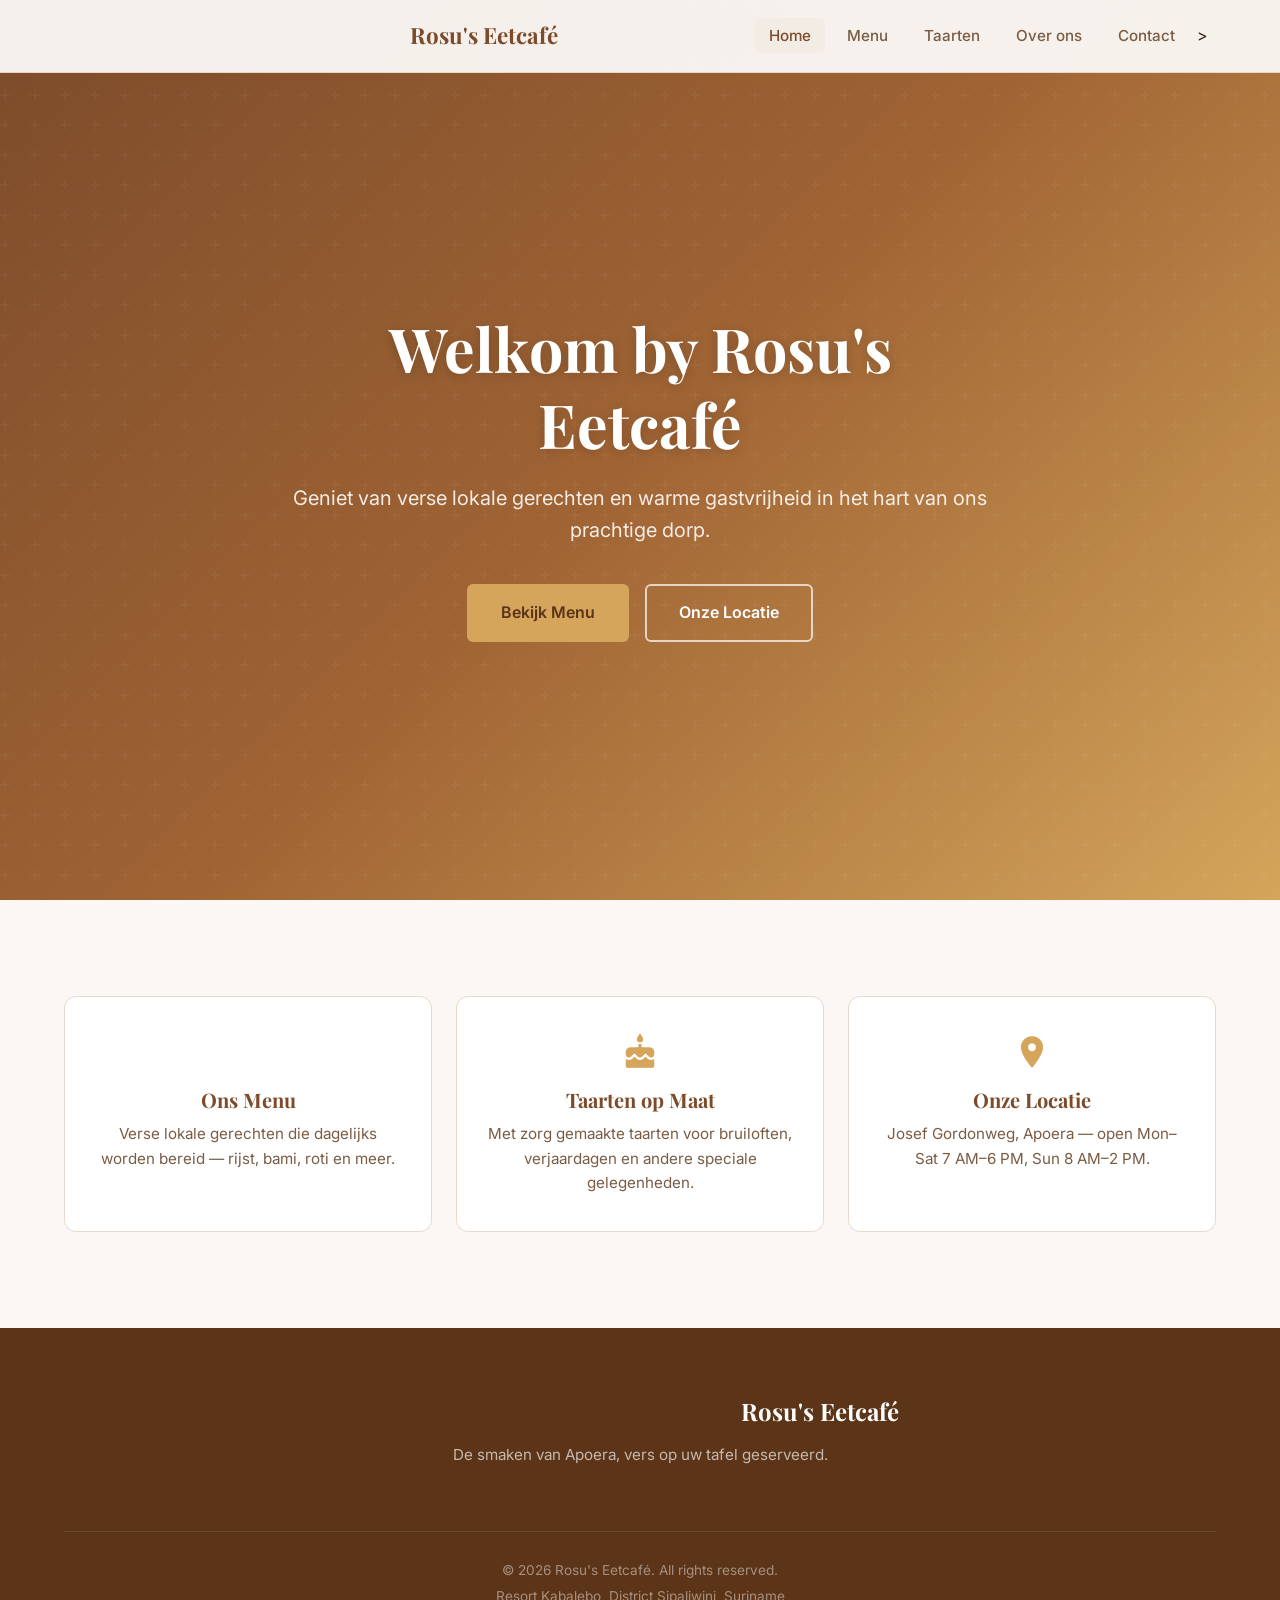
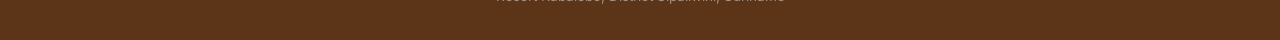
<file: index.html>
<!DOCTYPE html>
<html lang="en">
<head>
    <meta charset="UTF-8">
    <meta name="viewport" content="width=device-width, initial-scale=1.0">
    <meta name="description" content="Rosu's Cafe - Fresh local food and warm hospitality in the heart of Apoera village">
    <title>Rosu's Cafe – Home</title>
    <link rel="stylesheet" href="https://fonts.googleapis.com/css2?family=Inter:wght@300;400;500;600;700&family=Playfair+Display:wght@400;600;700&display=swap">
    <link rel="stylesheet" href="https://fonts.googleapis.com/icon?family=Material+Icons">
    <link rel="stylesheet" href="styles.css">
</head>
<body>
    <header id="header">
        <nav class="navbar">
            <div class="nav-container">
                <a href="index.html" class="nav-logo">
                    <span class="material-icons" translate="no">bakery_dining</span>
                    <span>Rosu's Eetcafé</span>
                </a>
                <button class="nav-toggle" id="navToggle" aria-label="Toggle navigation">
                    <span class="material-icons" translate="no">menu</span>
                </button>
                <ul class="nav-links" id="navLinks">
                    <li><a href="index.html" class="nav-link active">Home</a></li>
                    <li><a href="menu.html" class="nav-link">Menu</a></li>
                    <li><a href="cakes.html" class="nav-link">Taarten</a></li>
                    <li><a href="about.html" class="nav-link">Over ons</a></li>
                    <li><a href="contact.html" class="nav-link">Contact</a></li>>
                    <li>
                        <div id="google_translate_element"></div>
                    </li>
                </ul>
            </div>
        </nav>
    </header>

    <main>
        <!-- Hero Section -->
        <section id="home" class="hero">
            <div class="hero-content">
                <h1>Welkom by Rosu's Eetcafé</h1>
                <p>Geniet van verse lokale gerechten en warme gastvrijheid in het hart van ons prachtige dorp.</p>
                <div class="hero-buttons">
                    <a href="menu.html" class="btn btn-primary">Bekijk Menu</a>
                    <a href="contact.html" class="btn btn-outline">Onze Locatie</a>
                </div>
            </div>
        </section>

        <!-- Quick highlights -->
        <section class="highlights section">
            <div class="container">
                <div class="highlights-grid">
                    <a href="menu.html" class="highlight-card">
                        <span class="material-icons" translate="no">rice_bowl</span>
                        <h3>Ons Menu</h3>
                        <p>Verse lokale gerechten die dagelijks worden bereid — rijst, bami, roti en meer.</p>
                    </a>
                    <a href="cakes.html" class="highlight-card">
                        <span class="material-icons" translate="no">cake</span>
                        <h3>Taarten op Maat</h3>
                        <p>Met zorg gemaakte taarten voor bruiloften, verjaardagen en andere speciale gelegenheden.</p>
                    </a>
                    <a href="contact.html" class="highlight-card">
                        <span class="material-icons" translate="no">location_on</span>
                        <h3>Onze Locatie</h3>
                        <p>Josef Gordonweg, Apoera — open Mon–Sat 7 AM–6 PM, Sun 8 AM–2 PM.</p>
                    </a>
                </div>
            </div>
        </section>
    </main>

    <footer class="footer">
        <div class="container">
            <div class="footer-content">
                <div class="footer-brand">
                    <div class="footer-logo">
                        <span class="material-icons" translate="no">bakery_dining</span>
                        <span>Rosu's Eetcafé</span>
                    </div>
                    <p>De smaken van Apoera, vers op uw tafel geserveerd.</p>
                    <!-- <div class="social-links">
                        <a href="#" aria-label="Social media" class="social-link"><span class="material-icons" translate="no">social_leaderboard</span></a>
                        <a href="#" aria-label="Photos" class="social-link"><span class="material-icons" translate="no">photo_camera</span></a>
                        <a href="#" aria-label="Email" class="social-link"><span class="material-icons" translate="no">mail</span></a>
                    </div> -->
                </div>
            </div>
            <div class="footer-bottom">
                <p>&copy; 2026 Rosu's Eetcafé. All rights reserved.</p>
                <p>Resort Kabalebo, District Sipaliwini, Suriname</p>
            </div>
        </div>
    </footer>

    <script src="script.js"></script>
    <script type="text/javascript">
        function googleTranslateElementInit() {
            new google.translate.TranslateElement(
                { pageLanguage: 'nl', includedLanguages:  'en,fr,es,pt,zh-CN' },
                'google_translate_element'
            );
        }
    </script>
    <script src="//translate.google.com/translate_a/element.js?cb=googleTranslateElementInit"></script>
</body>
</html>
</file>
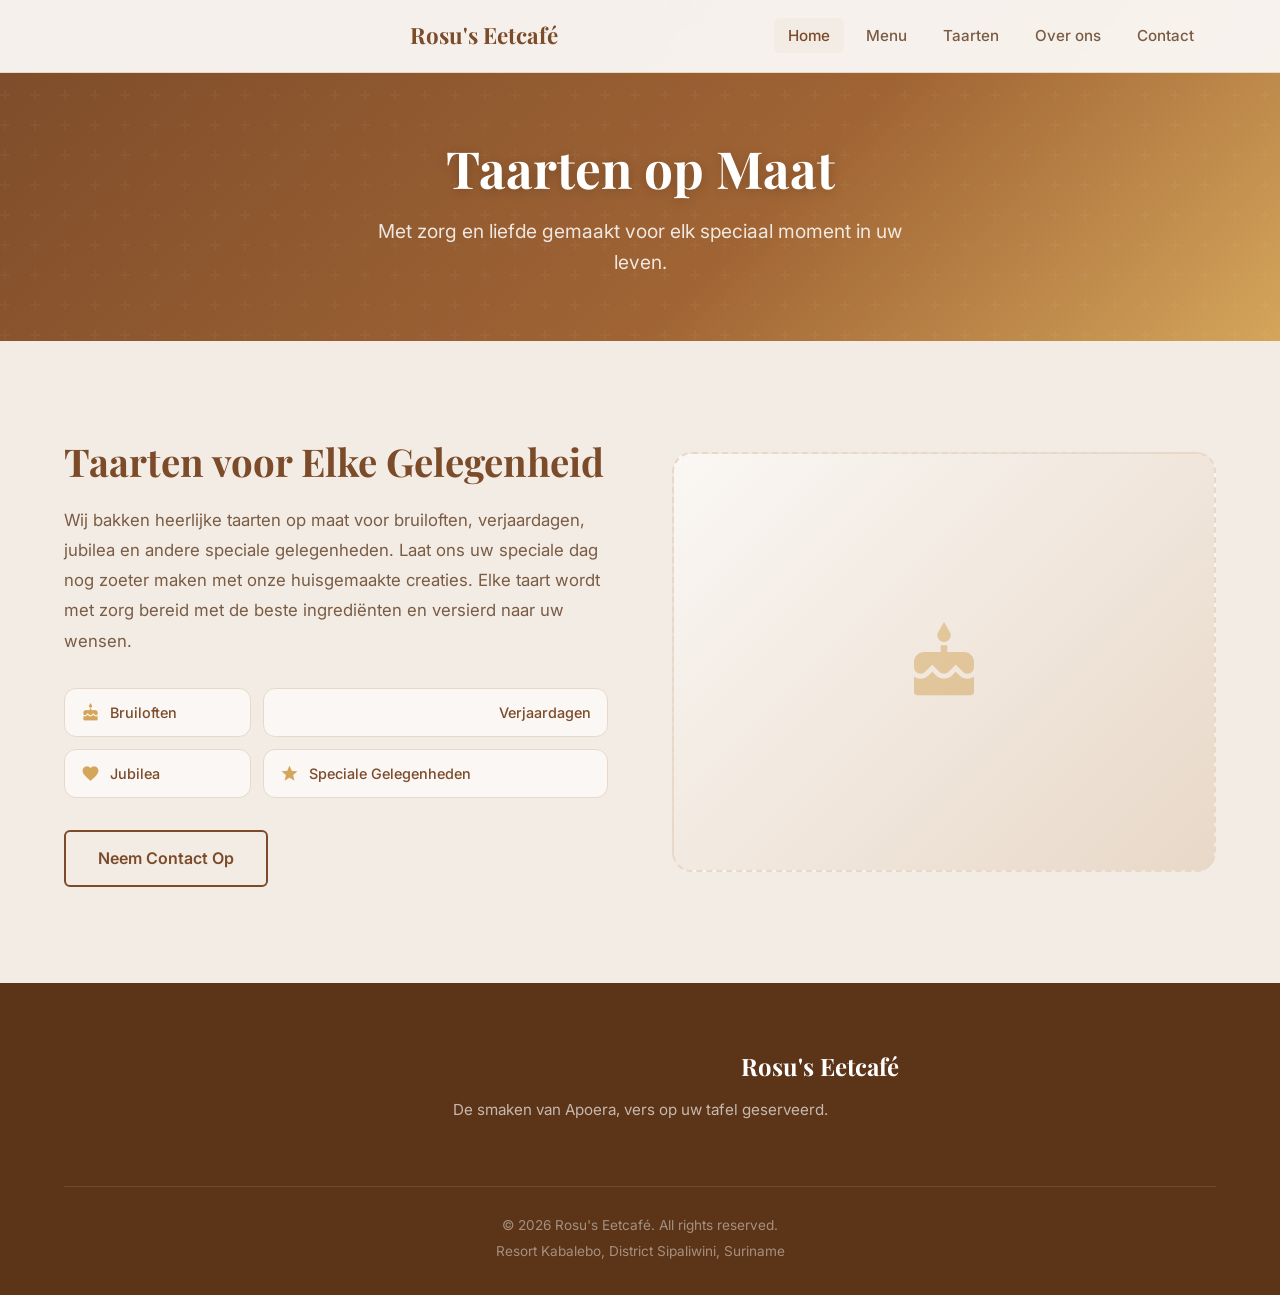
<file: cakes.html>
<!DOCTYPE html>
<html lang="en">
<head>
    <meta charset="UTF-8">
    <meta name="viewport" content="width=device-width, initial-scale=1.0">
    <meta name="description" content="Rosu's Cafe – Custom cakes for every occasion in Apoera">
    <title>Rosu's Cafe – Cakes</title>
    <link rel="stylesheet" href="https://fonts.googleapis.com/css2?family=Inter:wght@300;400;500;600;700&family=Playfair+Display:wght@400;600;700&display=swap">
    <link rel="stylesheet" href="https://fonts.googleapis.com/icon?family=Material+Icons">
    <link rel="stylesheet" href="styles.css">
</head>
<body>
    <header id="header">
        <nav class="navbar">
            <div class="nav-container">
                <a href="index.html" class="nav-logo">
                    <span class="material-icons" translate="no">bakery_dining</span>
                    <span>Rosu's Eetcafé</span>
                </a>
                <button class="nav-toggle" id="navToggle" aria-label="Toggle navigation">
                    <span class="material-icons" translate="no">menu</span>
                </button>
                <ul class="nav-links" id="navLinks">
                    <li><a href="index.html" class="nav-link active">Home</a></li>
                    <li><a href="menu.html" class="nav-link">Menu</a></li>
                    <li><a href="cakes.html" class="nav-link">Taarten</a></li>
                    <li><a href="about.html" class="nav-link">Over ons</a></li>
                    <li><a href="contact.html" class="nav-link">Contact</a></li>
                    <li>
                        <div id="google_translate_element"></div>
                    </li>
                </ul>
            </div>
        </nav>
    </header>

    <main>
    <section class="page-hero">
        <div class="container">
            <h1>Taarten op Maat</h1>
            <p>Met zorg en liefde gemaakt voor elk speciaal moment in uw leven.</p>
        </div>
    </section>

    <section class="cakes section section-alt">
        <div class="container">
            <div class="cakes-grid">
                <div class="cakes-text">
                    <h2>Taarten voor Elke Gelegenheid</h2>
                    <p>
                        Wij bakken heerlijke taarten op maat voor bruiloften, verjaardagen, jubilea en andere speciale gelegenheden. 
                        Laat ons uw speciale dag nog zoeter maken met onze huisgemaakte creaties. 
                        Elke taart wordt met zorg bereid met de beste ingrediënten en versierd naar uw wensen.
                    </p>
                        <div class="cakes-occasions">
                            <div class="occasion-item">
                                <span class="material-icons" translate="no">cake</span>
                                <span>Bruiloften</span>
                            </div>
                            <div class="occasion-item">
                                <span class="material-icons" translate="no">celebration</span>
                                <span>Verjaardagen</span>
                            </div>
                            <div class="occasion-item">
                                <span class="material-icons" translate="no">favorite</span>
                                <span>Jubilea</span>
                            </div>
                            <div class="occasion-item">
                                <span class="material-icons" translate="no">star</span>
                                <span>Speciale Gelegenheden</span>
                            </div>
                        </div>
                        <a href="contact.html" class="btn btn-secondary">Neem Contact Op</a>
                    </div>
                    <div class="cakes-image">
                        <div class="image-placeholder">
                            <span class="material-icons" translate="no">cake</span>
                        </div>
                    </div>
                </div>
            </div>
        </section>
    </main>

     <footer class="footer">
        <div class="container">
            <div class="footer-content">
                <div class="footer-brand">
                    <div class="footer-logo">
                        <span class="material-icons" translate="no">bakery_dining</span>
                        <span>Rosu's Eetcafé</span>
                    </div>
                    <p>De smaken van Apoera, vers op uw tafel geserveerd.</p>
                    <!-- <div class="social-links">
                        <a href="#" aria-label="Social media" class="social-link"><span class="material-icons" translate="no">social_leaderboard</span></a>
                        <a href="#" aria-label="Photos" class="social-link"><span class="material-icons" translate="no">photo_camera</span></a>
                        <a href="#" aria-label="Email" class="social-link"><span class="material-icons" translate="no">mail</span></a>
                    </div> -->
                </div>
            </div>
            <div class="footer-bottom">
                <p>&copy; 2026 Rosu's Eetcafé. All rights reserved.</p>
                <p>Resort Kabalebo, District Sipaliwini, Suriname</p>
            </div>
        </div>
    </footer>

    <script src="script.js"></script>
    <script type="text/javascript">
        function googleTranslateElementInit() {
            new google.translate.TranslateElement(
                { pageLanguage: 'nl', includedLanguages:  'en,fr,es,pt,zh-CN' },
                'google_translate_element'
            );
        }
    </script>
    <script src="//translate.google.com/translate_a/element.js?cb=googleTranslateElementInit"></script>
</body>
</html>
</file>
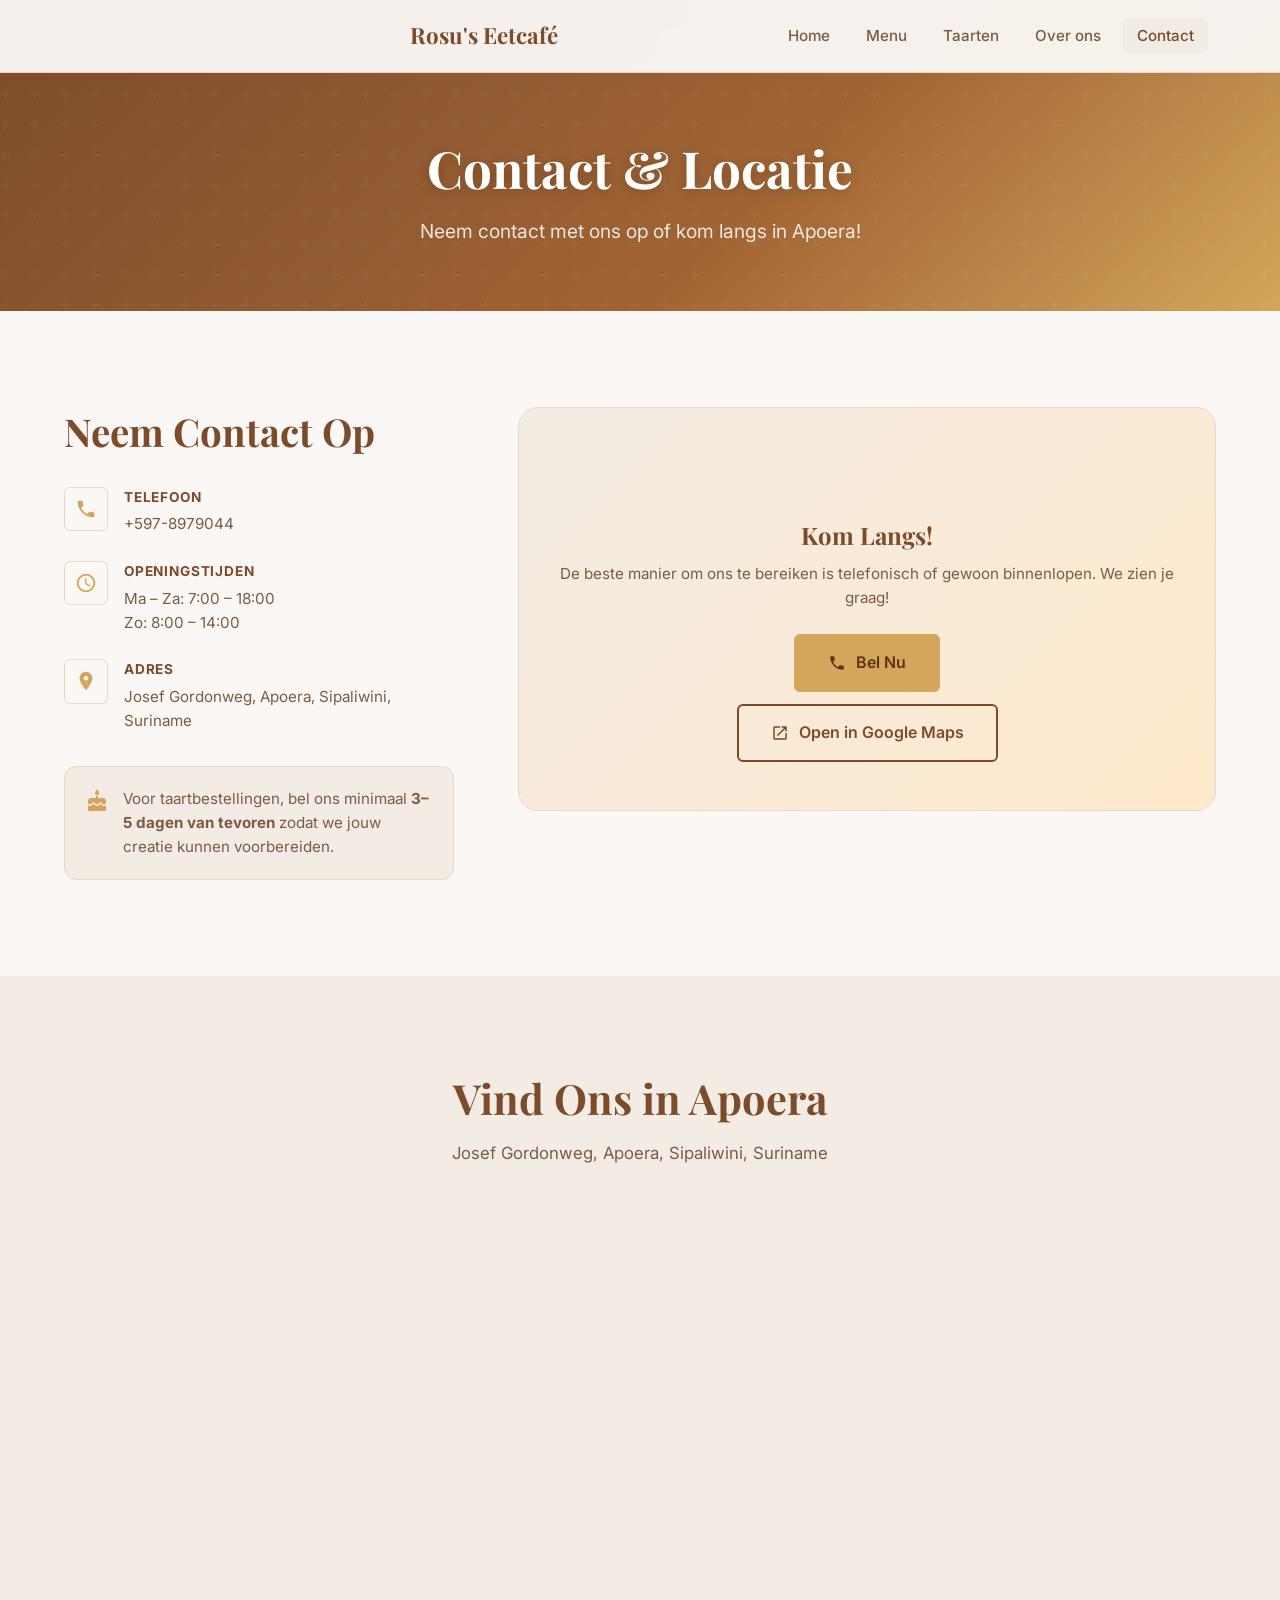
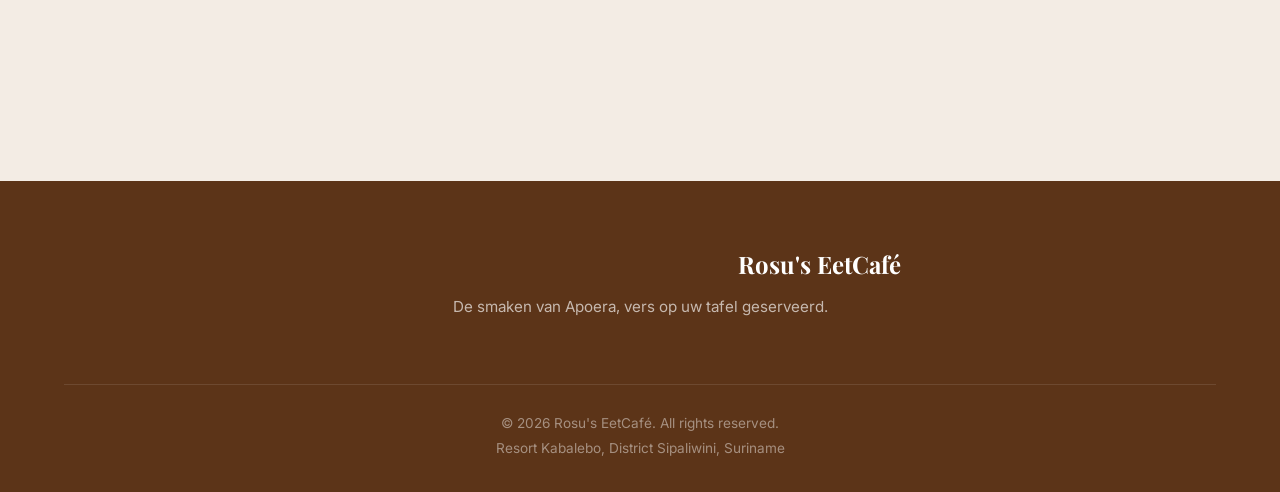
<file: contact.html>
<!DOCTYPE html>
<html lang="en">
<head>
    <meta charset="UTF-8">
    <meta name="viewport" content="width=device-width, initial-scale=1.0">
    <meta name="description" content="Contact Rosu's Cafe – Get in touch and find us in Apoera, Suriname">
    <title>Rosu's Cafe – Contact</title>
    <link rel="stylesheet" href="https://fonts.googleapis.com/css2?family=Inter:wght@300;400;500;600;700&family=Playfair+Display:wght@400;600;700&display=swap">
    <link rel="stylesheet" href="https://fonts.googleapis.com/icon?family=Material+Icons">
    <link rel="stylesheet" href="styles.css">
</head>
<body>
    <header id="header">
        <nav class="navbar">
            <div class="nav-container">
                <a href="index.html" class="nav-logo">
                    <span class="material-icons" translate="no">bakery_dining</span>
                    <span>Rosu's Eetcafé</span>
                </a>
                <button class="nav-toggle" id="navToggle" aria-label="Toggle navigation">
                    <span class="material-icons" translate="no">menu</span>
                </button>
                <ul class="nav-links" id="navLinks">
                    <li><a href="index.html" class="nav-link">Home</a></li>
                    <li><a href="menu.html" class="nav-link">Menu</a></li>
                    <li><a href="cakes.html" class="nav-link">Taarten</a></li>
                    <li><a href="about.html" class="nav-link">Over ons</a></li>
                    <li><a href="contact.html" class="nav-link active">Contact</a></li>
                    <li>
                        <div id="google_translate_element"></div>
                    </li>
                </ul>
            </div>
        </nav>
    </header>

    <main>
        <section class="page-hero">
            <div class="container">
                <h1>Contact & Locatie</h1>
                <p>Neem contact met ons op of kom langs in Apoera!</p>
            </div>
        </section>

        <section class="contact section">
            <div class="container">
                <div class="contact-grid">
                    <div class="contact-info">
                        <h2>Neem Contact Op</h2>
                        <div class="info-items">
                            <div class="info-item">
                                <span class="material-icons info-icon">call</span>
                                <div>
                                    <p class="info-label">Telefoon</p>
                                    <p><a href="tel:+5978979044" style="color:inherit;">+597-8979044</a></p>
                                </div>
                            </div>
                            <div class="info-item">
                                <span class="material-icons info-icon">schedule</span>
                                <div>
                                    <p class="info-label">Openingstijden</p>
                                    <p>Ma – Za: 7:00 – 18:00</p>
                                    <p>Zo: 8:00 – 14:00</p>
                                </div>
                            </div>
                            <div class="info-item">
                                <span class="material-icons info-icon">location_on</span>
                                <div>
                                    <p class="info-label">Adres</p>
                                    <p>Josef Gordonweg, Apoera, Sipaliwini, Suriname</p>
                                </div>
                            </div>
                        </div>
                        <div class="contact-note">
                            <span class="material-icons" translate="no">cake</span>
                            <p>Voor taartbestellingen, bel ons minimaal <strong>3–5 dagen van tevoren</strong> zodat we jouw creatie kunnen voorbereiden.</p>
                        </div>
                    </div>

                    <div class="contact-cta-box">
                        <span class="material-icons contact-cta-icon">bakery_dining</span>
                        <h3>Kom Langs!</h3>
                        <p>De beste manier om ons te bereiken is telefonisch of gewoon binnenlopen. We zien je graag!</p>
                        <a href="tel:+5978979044" class="btn btn-primary">
                            <span class="material-icons" style="vertical-align:middle;font-size:1.1rem;margin-right:6px;">call</span>
                            Bel Nu
                        </a>
                        <a href="https://maps.google.com/?q=Apoera,Sipaliwini,Suriname" target="_blank" rel="noopener" class="btn btn-secondary" style="margin-top:12px;">
                            <span class="material-icons" style="vertical-align:middle;font-size:1.1rem;margin-right:6px;">open_in_new</span>
                            Open in Google Maps
                        </a>
                    </div>
                </div>
            </div>
        </section>

        <section class="section section-alt">
            <div class="container">
                <div class="section-header">
                    <h2>Vind Ons in Apoera</h2>
                    <p>Josef Gordonweg, Apoera, Sipaliwini, Suriname</p>
                </div>
                <iframe
                    src="https://www.google.com/maps/embed?pb=!1m14!1m8!1m3!1d15893.948949888836!2d-57.1699375!3d5.1858125!3m2!1i1024!2i768!4f13.1!3m3!1m2!1s0x8da3ef00474f710b%3A0x7f9941c9887a5a45!2zUm9zdeKAmXMgRWV0Y2Fmw6k!5e0!3m2!1sen!2snl!4v1773402022509!5m2!1sen!2snl"
                     width="100%" 
                     height="450" 
                     style="border:0;" 
                     allowfullscreen="" 
                     loading="lazy" 
                     referrerpolicy="no-referrer-when-downgrade">
                </iframe>
            </div>
        </section>
    </main>

    <footer class="footer">
        <div class="container">
            <div class="footer-content">
                <div class="footer-brand">
                    <div class="footer-logo">
                        <span class="material-icons" translate="no">bakery_dining</span>
                        <span>Rosu's EetCafé</span>
                    </div>
                    <p>De smaken van Apoera, vers op uw tafel geserveerd.</p>
                    <!-- <div class="social-links">
                        <a href="#" aria-label="Social media" class="social-link"><span class="material-icons" translate="no">social_leaderboard</span></a>
                        <a href="#" aria-label="Photos" class="social-link"><span class="material-icons" translate="no">photo_camera</span></a>
                        <a href="#" aria-label="Email" class="social-link"><span class="material-icons" translate="no">mail</span></a>
                    </div> -->
                </div>
            </div>
            <div class="footer-bottom">
                <p>&copy; 2026 Rosu's EetCafé. All rights reserved.</p>
                <p>Resort Kabalebo, District Sipaliwini, Suriname</p>
            </div>
        </div>
    </footer>

    <script src="script.js"></script>
    <script type="text/javascript">
        function googleTranslateElementInit() {
            new google.translate.TranslateElement(
                { pageLanguage: 'nl', includedLanguages:  'en,fr,es,pt,zh-CN' },
                'google_translate_element'
            );
        }
    </script>
    <script src="//translate.google.com/translate_a/element.js?cb=googleTranslateElementInit"></script>
</body>
</html>
</file>
<file: styles.css>
/* =============================================
   Reset & Base
   ============================================= */
*, *::before, *::after {
    margin: 0;
    padding: 0;
    box-sizing: border-box;
}

:root {
    --color-primary: #7c4b2a;
    --color-primary-dark: #5c3418;
    --color-accent: #d4a55b;
    --color-accent-dark: #c4903e;
    --color-bg: #faf7f4;
    --color-bg-alt: #f3ece4;
    --color-text: #2d1f14;
    --color-text-muted: #7a5c44;
    --color-white: #ffffff;
    --color-border: #e8d8c8;
    --radius-sm: 6px;
    --radius-md: 12px;
    --radius-lg: 20px;
    --shadow-sm: 0 2px 8px rgba(124, 75, 42, 0.08);
    --shadow-md: 0 6px 20px rgba(124, 75, 42, 0.12);
    --shadow-lg: 0 12px 40px rgba(124, 75, 42, 0.18);
    --transition: 0.3s ease;
    --nav-height: 72px;
}

html { scroll-behavior: smooth; }

body {
    font-family: 'Inter', 'Segoe UI', Tahoma, Geneva, Verdana, sans-serif;
    line-height: 1.6;
    color: var(--color-text);
    background-color: var(--color-bg);
}

h1, h2, h3, h4 {
    font-family: 'Playfair Display', Georgia, serif;
    line-height: 1.25;
}

img { max-width: 100%; height: auto; display: block; }
ul { list-style: none; }
a { text-decoration: none; color: inherit; }

.container {
    max-width: 1200px;
    margin: 0 auto;
    padding: 0 24px;
}

.section { padding: 96px 0; }
.section-alt { background-color: var(--color-bg-alt); }

/* =============================================
   Buttons
   ============================================= */
.btn {
    display: inline-block;
    padding: 14px 32px;
    border-radius: var(--radius-sm);
    font-size: 1rem;
    font-weight: 600;
    cursor: pointer;
    transition: background-color var(--transition), transform var(--transition), box-shadow var(--transition);
    border: 2px solid transparent;
}

.btn-primary {
    background-color: var(--color-accent);
    color: var(--color-primary-dark);
}
.btn-primary:hover {
    background-color: var(--color-accent-dark);
    transform: translateY(-2px);
    box-shadow: var(--shadow-md);
}

.btn-secondary {
    background-color: transparent;
    color: var(--color-primary);
    border-color: var(--color-primary);
}
.btn-secondary:hover {
    background-color: var(--color-primary);
    color: var(--color-white);
    transform: translateY(-2px);
}

.btn-outline {
    background-color: transparent;
    color: var(--color-white);
    border: 2px solid rgba(255,255,255,0.7);
}
.btn-outline:hover {
    background-color: rgba(255,255,255,0.15);
    border-color: var(--color-white);
    transform: translateY(-2px);
}

.hero-buttons {
    display: flex;
    gap: 16px;
    justify-content: center;
    flex-wrap: wrap;
}

/* =============================================
   Navigation
   ============================================= */
#header {
    position: fixed;
    top: 0;
    width: 100%;
    z-index: 1000;
    background-color: rgba(250, 247, 244, 0.96);
    backdrop-filter: blur(10px);
    border-bottom: 1px solid var(--color-border);
    transition: box-shadow var(--transition);
}
#header.scrolled { box-shadow: var(--shadow-md); }

.navbar { height: var(--nav-height); }

.nav-container {
    max-width: 1200px;
    margin: 0 auto;
    padding: 0 24px;
    height: 100%;
    display: flex;
    align-items: center;
    justify-content: space-between;
    gap: 16px;
}

.nav-logo {
    display: flex;
    align-items: center;
    gap: 8px;
    font-family: 'Playfair Display', Georgia, serif;
    font-size: 1.4rem;
    font-weight: 700;
    color: var(--color-primary);
    white-space: nowrap;
}
.nav-logo .material-icons { font-size: 1.6rem; color: var(--color-accent); }

.nav-links { display: flex; align-items: center; gap: 8px; }

.nav-link {
    padding: 8px 14px;
    border-radius: var(--radius-sm);
    font-size: 0.95rem;
    font-weight: 500;
    color: var(--color-text-muted);
    transition: color var(--transition), background-color var(--transition);
}
.nav-link:hover, .nav-link.active {
    color: var(--color-primary);
    background-color: var(--color-bg-alt);
}

.nav-cta {
    padding: 10px 22px;
    background-color: var(--color-primary);
    color: var(--color-white);
    border-radius: var(--radius-sm);
    font-size: 0.95rem;
    font-weight: 600;
    transition: background-color var(--transition), transform var(--transition);
    margin-left: 8px;
}
.nav-cta:hover { background-color: var(--color-primary-dark); transform: translateY(-1px); }

.nav-toggle {
    display: none;
    background: none;
    border: none;
    cursor: pointer;
    color: var(--color-primary);
    padding: 6px;
    border-radius: var(--radius-sm);
    transition: background-color var(--transition);
}
.nav-toggle:hover { background-color: var(--color-bg-alt); }
.nav-toggle .material-icons { font-size: 1.6rem; }

/* =============================================
   Hero
   ============================================= */
.hero {
    position: relative;
    min-height: 100vh;
    display: flex;
    align-items: center;
    justify-content: center;
    text-align: center;
    background: linear-gradient(135deg, var(--color-primary) 0%, #a06434 50%, var(--color-accent) 100%);
    padding: calc(var(--nav-height) + 60px) 24px 80px;
    overflow: hidden;
}
.hero::before {
    content: '';
    position: absolute;
    inset: 0;
    background: url("data:image/svg+xml,%3Csvg width='60' height='60' viewBox='0 0 60 60' xmlns='http://www.w3.org/2000/svg'%3E%3Cg fill='none' fill-rule='evenodd'%3E%3Cg fill='%23ffffff' fill-opacity='0.03'%3E%3Cpath d='M36 34v-4h-2v4h-4v2h4v4h2v-4h4v-2h-4zm0-30V0h-2v4h-4v2h4v4h2V6h4V4h-4zM6 34v-4H4v4H0v2h4v4h2v-4h4v-2H6zM6 4V0H4v4H0v2h4v4h2V6h4V4H6z'/%3E%3C/g%3E%3C/g%3E%3C/svg%3E");
}
.hero-content {
    position: relative;
    max-width: 700px;
    animation: fadeInUp 0.9s ease both;
}
.hero-content h1 {
    font-size: clamp(2.2rem, 5vw, 3.8rem);
    color: var(--color-white);
    margin-bottom: 1.2rem;
    text-shadow: 0 2px 12px rgba(0,0,0,0.2);
}
.hero-content p {
    font-size: clamp(1rem, 2vw, 1.25rem);
    color: rgba(255,255,255,0.88);
    margin-bottom: 2.4rem;
    animation: fadeInUp 0.9s ease 0.2s both;
}
.hero-content .btn { animation: fadeInUp 0.9s ease 0.4s both; }

/* =============================================
   Page Hero (inner pages)
   ============================================= */
.page-hero {
    background: linear-gradient(135deg, var(--color-primary) 0%, #a06434 60%, var(--color-accent) 100%);
    padding: calc(var(--nav-height) + 64px) 24px 64px;
    text-align: center;
    position: relative;
    overflow: hidden;
}
.page-hero::before {
    content: '';
    position: absolute;
    inset: 0;
    background: url("data:image/svg+xml,%3Csvg width='60' height='60' viewBox='0 0 60 60' xmlns='http://www.w3.org/2000/svg'%3E%3Cg fill='none' fill-rule='evenodd'%3E%3Cg fill='%23ffffff' fill-opacity='0.03'%3E%3Cpath d='M36 34v-4h-2v4h-4v2h4v4h2v-4h4v-2h-4zm0-30V0h-2v4h-4v2h4v4h2V6h4V4h-4zM6 34v-4H4v4H0v2h4v4h2v-4h4v-2H6zM6 4V0H4v4H0v2h4v4h2V6h4V4H6z'/%3E%3C/g%3E%3C/g%3E%3C/svg%3E");
}
.page-hero .container { position: relative; animation: fadeInUp 0.8s ease both; }
.page-hero h1 {
    font-size: clamp(2rem, 4.5vw, 3.2rem);
    color: var(--color-white);
    margin-bottom: 1rem;
    text-shadow: 0 2px 12px rgba(0,0,0,0.2);
}
.page-hero p {
    font-size: clamp(1rem, 2vw, 1.2rem);
    color: rgba(255,255,255,0.85);
    max-width: 560px;
    margin: 0 auto;
}

/* =============================================
   Section Header
   ============================================= */
.section-header {
    text-align: center;
    max-width: 680px;
    margin: 0 auto 60px;
}
.section-header h2 { font-size: clamp(1.8rem, 3.5vw, 2.6rem); color: var(--color-primary); margin-bottom: 1rem; }
.section-header p { font-size: 1.05rem; color: var(--color-text-muted); }

/* =============================================
   Home Highlights
   ============================================= */
.highlights-grid {
    display: grid;
    grid-template-columns: repeat(auto-fit, minmax(260px, 1fr));
    gap: 24px;
}
.highlight-card {
    display: block;
    background-color: var(--color-white);
    border: 1px solid var(--color-border);
    border-radius: var(--radius-md);
    padding: 36px 28px;
    text-align: center;
    transition: box-shadow var(--transition), transform var(--transition), border-color var(--transition);
    color: inherit;
}
.highlight-card:hover {
    box-shadow: var(--shadow-md);
    transform: translateY(-6px);
    border-color: var(--color-accent);
}
.highlight-card .material-icons { font-size: 2.4rem; color: var(--color-accent); margin-bottom: 16px; display: block; }
.highlight-card h3 { font-size: 1.25rem; color: var(--color-primary); margin-bottom: 10px; }
.highlight-card p { font-size: 0.95rem; color: var(--color-text-muted); line-height: 1.6; }

/* =============================================
   About
   ============================================= */
.about-grid { display: grid; grid-template-columns: 1fr 1fr; gap: 64px; align-items: center; }
.about-text h2 { font-size: clamp(1.8rem, 3vw, 2.4rem); color: var(--color-primary); margin-bottom: 1.2rem; }
.about-text p { font-size: 1.05rem; color: var(--color-text-muted); margin-bottom: 2rem; line-height: 1.8; }
.about-features { display: flex; gap: 16px; flex-wrap: wrap; }
.feature-badge {
    display: flex;
    align-items: center;
    gap: 8px;
    padding: 10px 18px;
    background-color: var(--color-bg-alt);
    border: 1px solid var(--color-border);
    border-radius: 100px;
    font-weight: 600;
    font-size: 0.9rem;
    color: var(--color-primary);
}
.feature-badge .material-icons { font-size: 1.1rem; color: var(--color-accent); }
.about-image img { width: 100%; height: 420px; object-fit: cover; border-radius: var(--radius-lg); box-shadow: var(--shadow-lg); }

/* =============================================
   Cakes
   ============================================= */
.cakes-grid { display: grid; grid-template-columns: 1fr 1fr; gap: 64px; align-items: center; }
.cakes-text h2 { font-size: clamp(1.8rem, 3vw, 2.4rem); color: var(--color-primary); margin-bottom: 1.2rem; }
.cakes-text p { font-size: 1.05rem; color: var(--color-text-muted); margin-bottom: 2rem; line-height: 1.8; }
.cakes-occasions { display: grid; grid-template-columns: 1fr 1fr; gap: 12px; margin-bottom: 2rem; }
.occasion-item {
    display: flex;
    align-items: center;
    gap: 10px;
    padding: 12px 16px;
    background-color: var(--color-bg);
    border: 1px solid var(--color-border);
    border-radius: var(--radius-md);
    font-weight: 500;
    font-size: 0.9rem;
    color: var(--color-primary);
    transition: box-shadow var(--transition), transform var(--transition);
}
.occasion-item:hover { box-shadow: var(--shadow-sm); transform: translateY(-2px); }
.occasion-item .material-icons { font-size: 1.2rem; color: var(--color-accent); }
.cakes-image { display: flex; align-items: center; justify-content: center; }
.image-placeholder {
    width: 100%;
    height: 420px;
    background: linear-gradient(135deg, var(--color-bg) 0%, var(--color-border) 100%);
    border-radius: var(--radius-lg);
    display: flex;
    align-items: center;
    justify-content: center;
    border: 2px dashed var(--color-border);
}
.image-placeholder .material-icons { font-size: 5rem; color: var(--color-accent); opacity: 0.5; }

/* =============================================
   Menu
   ============================================= */
.menu-categories {
    display: grid;
    grid-template-columns: repeat(auto-fill, minmax(300px, 1fr));
    gap: 24px;
    margin-bottom: 56px;
}
.menu-category {
    background-color: var(--color-white);
    border: 1px solid var(--color-border);
    border-radius: var(--radius-md);
    padding: 28px;
    transition: box-shadow var(--transition), transform var(--transition);
}
.menu-category:hover { box-shadow: var(--shadow-md); transform: translateY(-4px); }
.category-header {
    display: flex;
    align-items: center;
    gap: 12px;
    margin-bottom: 16px;
    padding-bottom: 16px;
    border-bottom: 2px solid var(--color-bg-alt);
}
.category-header .material-icons {
    font-size: 1.6rem;
    color: var(--color-accent);
    background-color: var(--color-bg-alt);
    padding: 8px;
    border-radius: var(--radius-sm);
}
.category-header h3 { font-size: 1.2rem; color: var(--color-primary); }
.category-items { list-style: none; display: flex; flex-direction: column; gap: 8px; }
.category-items li { font-size: 0.95rem; color: var(--color-text-muted); padding-left: 12px; position: relative; }
.category-items li::before { content: '•'; position: absolute; left: 0; color: var(--color-accent); font-weight: bold; }
.snacks-list { display: grid; grid-template-columns: 1fr 1fr; gap: 8px 16px; }
.tag {
    display: inline-block;
    padding: 1px 8px;
    background-color: #e8f5e9;
    color: #388e3c;
    border-radius: 100px;
    font-size: 0.75rem;
    font-weight: 600;
    vertical-align: middle;
    margin-left: 4px;
}

/* Pricing */
.pricing-grid {
    display: grid;
    grid-template-columns: repeat(auto-fit, minmax(280px, 1fr));
    gap: 24px;
    max-width: 720px;
    margin: 0 auto;
}
.pricing-card {
    background-color: var(--color-white);
    border: 2px solid var(--color-border);
    border-radius: var(--radius-lg);
    padding: 36px 32px;
    text-align: center;
    transition: box-shadow var(--transition), transform var(--transition);
}
.pricing-card:hover { box-shadow: var(--shadow-md); transform: translateY(-4px); }
.pricing-popular {
    border-color: var(--color-accent);
    background: linear-gradient(135deg, #fffbf5 0%, #fff8ee 100%);
    box-shadow: var(--shadow-md);
}
.pricing-badge {
    display: inline-block;
    padding: 4px 14px;
    border-radius: 100px;
    font-size: 0.75rem;
    font-weight: 700;
    letter-spacing: 0.06em;
    background-color: var(--color-bg-alt);
    color: var(--color-text-muted);
    margin-bottom: 16px;
}
.popular-badge { background-color: var(--color-accent); color: var(--color-primary-dark); }
.pricing-card h4 { font-size: 1.3rem; color: var(--color-primary); margin-bottom: 16px; }
.pricing-amount { display: flex; align-items: baseline; justify-content: center; gap: 6px; margin-bottom: 16px; }
.pricing-amount .amount { font-family: 'Playfair Display', Georgia, serif; font-size: 3rem; font-weight: 700; color: var(--color-primary); }
.pricing-amount .currency { font-size: 1.1rem; font-weight: 600; color: var(--color-text-muted); }
.pricing-card p { font-size: 0.95rem; color: var(--color-text-muted); line-height: 1.6; }

.menu-image {
    position: relative;
    width: 100%;
    height: 180px;
    border-radius: var(--radius-md);
    overflow: hidden;
    margin-bottom: 16px;
}

.menu-image img {
    width: 100%;
    height: 100%;
    object-fit: cover;
}

.menu-image::after {
    content: "";
    position: absolute;
    inset: 0;
    background: rgba(124, 75, 42, 0.35); /* 🔥 adjust this */
}

.menu-image img {
    transition: transform 0.4s ease, filter 0.4s ease;
    filter: saturate(85%) contrast(95%);
}

.menu-category:hover .menu-image img {
    transform: scale(1.05);
}
.card-img-placeholder img {
    width: 100%;
    height: 100%;
    object-fit: cover;
    display: block;
}
/* =============================================
   Location
   ============================================= */
.location-grid { display: grid; grid-template-columns: 1fr 1fr; gap: 64px; align-items: center; }
.location-info h2 { font-size: clamp(1.8rem, 3vw, 2.4rem); color: var(--color-primary); margin-bottom: 2rem; }
.info-items { display: flex; flex-direction: column; gap: 24px; }
.info-item { display: flex; gap: 16px; align-items: flex-start; }
.info-icon {
    font-size: 1.4rem;
    color: var(--color-accent);
    background-color: var(--color-bg);
    padding: 10px;
    border-radius: var(--radius-sm);
    flex-shrink: 0;
    border: 1px solid var(--color-border);
}
.info-label { font-weight: 700; font-size: 0.85rem; text-transform: uppercase; letter-spacing: 0.06em; color: var(--color-primary); margin-bottom: 4px; }
.info-item p:not(.info-label) { font-size: 0.95rem; color: var(--color-text-muted); }
.location-image img { width: 100%; height: 400px; object-fit: cover; border-radius: var(--radius-lg); box-shadow: var(--shadow-lg); }
.location-map { width: 100%; }

/* =============================================
   Contact
   ============================================= */
.contact-grid { display: grid; grid-template-columns: 1fr 1fr; gap: 64px; align-items: start; }
.contact-info h2 { font-size: clamp(1.8rem, 3vw, 2.4rem); color: var(--color-primary); margin-bottom: 2rem; }
.contact-note {
    display: flex;
    gap: 14px;
    align-items: flex-start;
    background-color: var(--color-bg-alt);
    border: 1px solid var(--color-border);
    border-radius: var(--radius-md);
    padding: 20px;
    margin-top: 2rem;
}
.contact-note .material-icons { color: var(--color-accent); font-size: 1.5rem; flex-shrink: 0; margin-top: 2px; }
.contact-note p { font-size: 0.95rem; color: var(--color-text-muted); line-height: 1.6; }
.contact-cta-box {
    background: linear-gradient(135deg, var(--color-bg-alt) 0%, #ffe9cc 100%);
    border: 1px solid var(--color-border);
    border-radius: var(--radius-lg);
    padding: 48px 36px;
    text-align: center;
    display: flex;
    flex-direction: column;
    align-items: center;
}
.contact-cta-icon { font-size: 3rem !important; color: var(--color-accent); margin-bottom: 16px; }
.contact-cta-box h3 { font-size: 1.5rem; color: var(--color-primary); margin-bottom: 12px; }
.contact-cta-box p { font-size: 0.95rem; color: var(--color-text-muted); margin-bottom: 24px; line-height: 1.6; }

/* =============================================
   Footer
   ============================================= */
.footer { background-color: var(--color-primary-dark); color: rgba(255,255,255,0.8); padding: 64px 0 32px; }
.footer-content { padding-bottom: 40px; border-bottom: 1px solid rgba(255,255,255,0.1); margin-bottom: 28px; }
.footer-brand { text-align: center; }
.footer-logo {
    display: flex;
    align-items: center;
    justify-content: center;
    gap: 8px;
    font-family: 'Playfair Display', Georgia, serif;
    font-size: 1.5rem;
    font-weight: 700;
    color: var(--color-white);
    margin-bottom: 12px;
}
.footer-logo .material-icons { font-size: 1.7rem; color: var(--color-accent); }
.footer-brand > p { font-size: 0.95rem; margin-bottom: 24px; color: rgba(255,255,255,0.65); }
.social-links { display: flex; gap: 12px; justify-content: center; }
.social-link {
    display: flex;
    align-items: center;
    justify-content: center;
    width: 42px;
    height: 42px;
    border-radius: 50%;
    background-color: rgba(255,255,255,0.1);
    color: rgba(255,255,255,0.7);
    transition: background-color var(--transition), color var(--transition), transform var(--transition);
}
.social-link:hover { background-color: var(--color-accent); color: var(--color-primary-dark); transform: translateY(-2px); }
.social-link .material-icons { font-size: 1.2rem; }
.footer-bottom { text-align: center; font-size: 0.85rem; color: rgba(255,255,255,0.45); }
.footer-bottom p + p { margin-top: 4px; }

/* =============================================
   Google Translate
   ============================================= */
#google_translate_element { display: flex; align-items: center; }
.goog-te-gadget-simple {
    border: 1px solid var(--color-border) !important;
    border-radius: var(--radius-sm) !important;
    padding: 4px 10px !important;
    font-size: 0.85rem !important;
    background-color: var(--color-bg-alt) !important;
}

/* =============================================
   Animations
   ============================================= */
@keyframes fadeInUp {
    from { opacity: 0; transform: translateY(28px); }
    to { opacity: 1; transform: translateY(0); }
}
.reveal { opacity: 0; transform: translateY(24px); transition: opacity 0.6s ease, transform 0.6s ease; }
.reveal.visible { opacity: 1; transform: translateY(0); }

/* =============================================
   Responsive
   ============================================= */
@media (max-width: 900px) {
    .about-grid, .cakes-grid, .location-grid, .contact-grid { grid-template-columns: 1fr; gap: 40px; }
    .cakes-grid .cakes-image { order: -1; }
    .about-image img, .location-image img { height: 280px; }
    .image-placeholder { height: 280px; }
    .menu-categories { grid-template-columns: 1fr; }
}

@media (max-width: 768px) {
    :root { --nav-height: 64px; }
    .nav-toggle { display: flex; }
    .nav-links {
        display: none;
        position: absolute;
        top: var(--nav-height);
        left: 0;
        width: 100%;
        flex-direction: column;
        background-color: var(--color-bg);
        border-bottom: 1px solid var(--color-border);
        padding: 16px 24px 24px;
        gap: 4px;
        box-shadow: var(--shadow-md);
    }
    .nav-links.open { display: flex; }
    .nav-cta { margin-left: 0; text-align: center; margin-top: 8px; }
    .section { padding: 64px 0; }
    .hero { padding-top: calc(var(--nav-height) + 40px); min-height: calc(100vh - var(--nav-height)); }
    .pricing-grid { grid-template-columns: 1fr; }
    .cakes-occasions { grid-template-columns: 1fr 1fr; }
    .highlights-grid { grid-template-columns: 1fr; }
    .hero-buttons { flex-direction: column; align-items: center; }
}

@media (max-width: 480px) {
    .about-features { flex-direction: column; }
    .cakes-occasions { grid-template-columns: 1fr; }
    .snacks-list { grid-template-columns: 1fr; }
}
</file>
